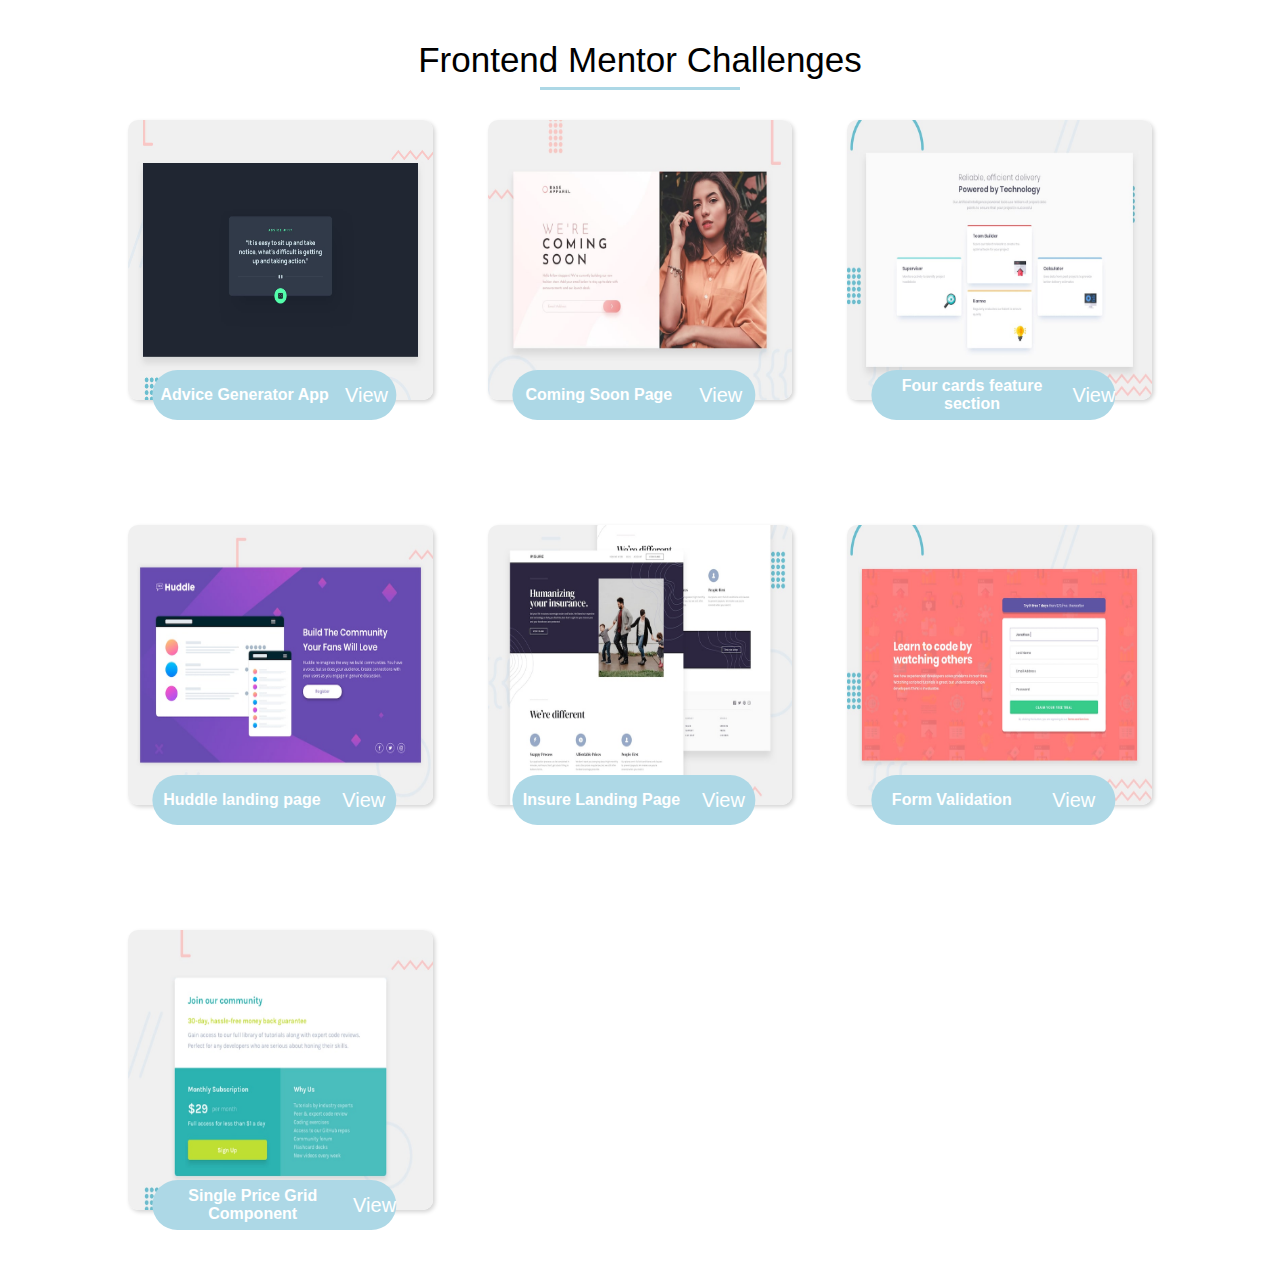
<file: index.html>
<!DOCTYPE html>
<html lang="en">
  <head>
    <meta charset="UTF-8" />
    <meta http-equiv="X-UA-Compatible" content="IE=edge" />
    <meta name="viewport" content="width=device-width, initial-scale=1.0" />
    <title>Frontend Mentor Challenges</title>
    <link rel="stylesheet" href="./style.css" />
  </head>
  <body>
    <input type="radio" name="Photos" id="check1" checked />
    <input type="radio" name="Photos" id="check2" />
    <input type="radio" name="Photos" id="check3" />
    <input type="radio" name="Photos" id="check4" />
    <div class="container">
      <h1>Frontend Mentor Challenges</h1>

      <div class="project-gallery">
        <div class="pic javascript">
          <img
            src="./advice-generator-app/design/desktop-preview.jpg"
            alt="advice-generator-app"
          />
          <div class="title">
            <h4>Advice Generator App</h4>
            <a href="./advice-generator-app/index.html">View</a>
          </div>
        </div>
        <div class="pic css">
          <img
            src="./base-apparel-coming-soon-master/design/desktop-preview.jpg"
            alt="base-apparel-coming-soon-master"
          />
          <div class="title">
            <h4>Coming Soon Page</h4>
            <a href="./base-apparel-coming-soon-master/">View</a>
          </div>
        </div>
        <div class="pic javascript">
          <img
            src="./four-card-feature-section-master/design/desktop-preview.jpg"
            alt="four-card-feature-section-master"
          />
          <div class="title">
            <h4>Four cards feature section</h4>
            <a href="./four-card-feature-section-master/">View</a>
          </div>
        </div>
        <div class="pic javascript">
          <img
            src="./huddle-landing-page-with-single-introductory-section-master/design/desktop-preview.jpg"
            alt="huddle-landing-page-with-single-introductory-section-master"
          />
          <div class="title">
            <h4>Huddle landing page</h4>
            <a
              href="./huddle-landing-page-with-single-introductory-section-master/"
              >View</a
            >
          </div>
        </div>
        <div class="pic javascript">
          <img
            src="./insure-landing-page-master/design/desktop-preview.jpg"
            alt="insure-landing-page-master"
          />
          <div class="title">
            <h4>Insure Landing Page</h4>
            <a href="./insure-landing-page-master/">View</a>
          </div>
        </div>
        <div class="pic javascript">
          <img
            src="./intro-component-with-signup-form-master/design/desktop-preview.jpg"
            alt="intro-component-with-signup-form-master"
          />
          <div class="title">
            <h4>Form Validation</h4>
            <a href="./intro-component-with-signup-form-master/">View</a>
          </div>
        </div>
        <div class="pic javascript">
          <img
            src="./single-price-grid-component-master/design/desktop-preview.jpg"
            alt="single-price-grid-component-master"
          />
          <div class="title">
            <h4>Single Price Grid Component</h4>
            <a href="./single-price-grid-component-master/">View</a>
          </div>
        </div>
      </div>
    </div>
  </body>
</html>
</file>
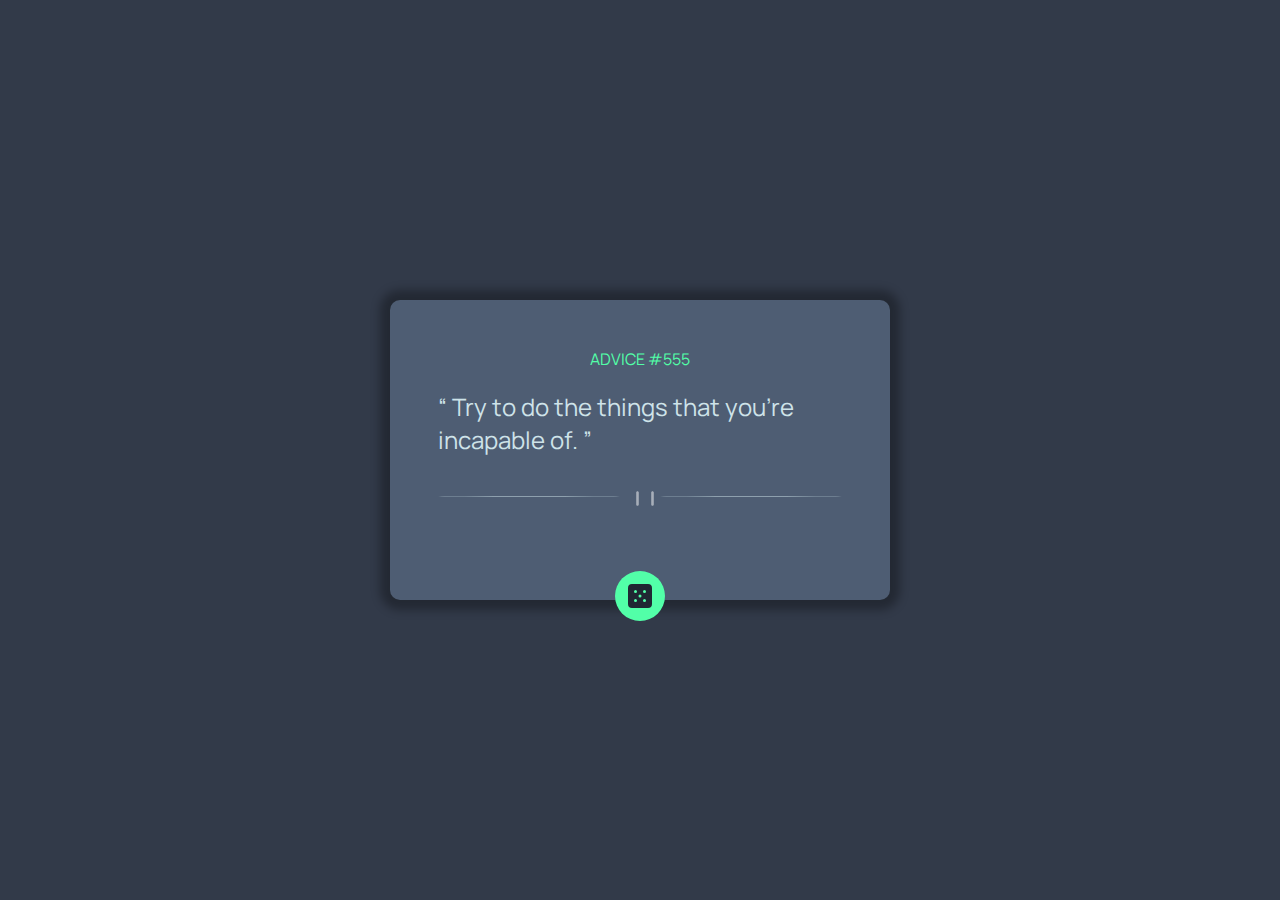
<file: advice-generator-app/index.html>
<!DOCTYPE html>
<html lang="en">
  <head>
    <meta charset="UTF-8" />
    <meta name="viewport" content="width=device-width, initial-scale=1.0" />
    <!-- displays site properly based on user's device -->

    <title>Advice generator app</title>
    <link rel="stylesheet" href="./style.css" />
  </head>
  <body>
    <div class="container">
      <div class="advice-id">ADVICE #<span id="number">555</span></div>
      <div class="advice-text">
        <q> Try to do the things that you're incapable of. </q>
      </div>
      <div class="design">
        <div class="line"></div>
        <div class="equal">
          <img src="./images/vertical line.svg" alt="" />
          <img src="./images/vertical line.svg" alt="" />
        </div>
        <div class="line"></div>
      </div>
      <div class="circle">
        <img src="./images/icon-dice.svg" alt="next advice" />
      </div>
    </div>
  </body>
</html>
</file>
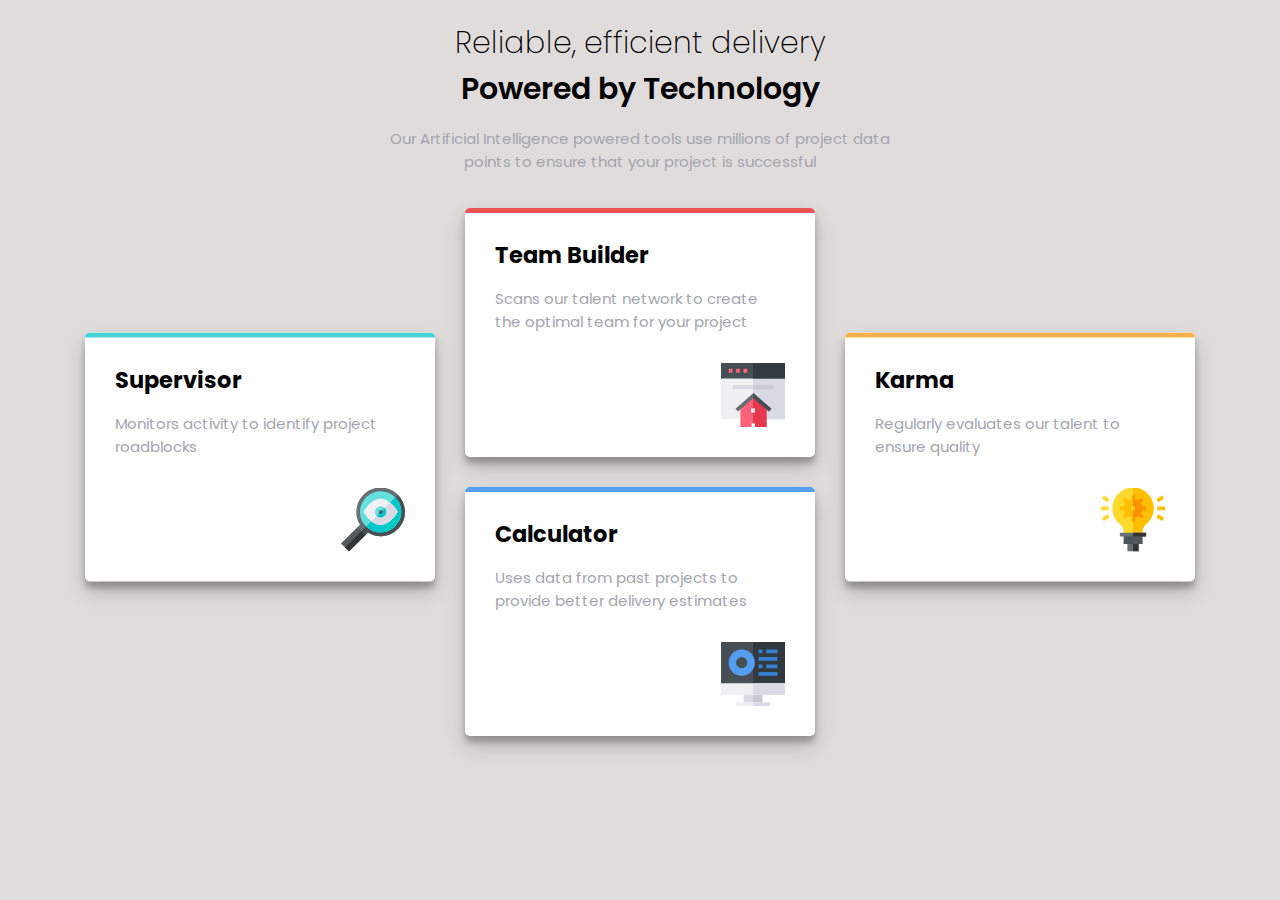
<file: four-card-feature-section-master/index.html>
<!DOCTYPE html>
<html lang="en">
  <head>
    <meta charset="UTF-8" />
    <meta name="viewport" content="width=device-width, initial-scale=1.0" />
    <!-- displays site properly based on user's device -->

    <title>Four card feature section</title>
    <link rel="stylesheet" href="style.css" />
  </head>
  <body>
    <header>
      <h1>
        Reliable, efficient delivery <br />
        <span>Powered by Technology</span>
      </h1>

      <p>
        Our Artificial Intelligence powered tools use millions of project data
        points to ensure that your project is successful
      </p>
    </header>

    <div class="container">
      <div class="box box-cyan box-push">
        <h2>Supervisor</h2>
        <p>Monitors activity to identify project roadblocks</p>
        <img src="./images/icon-supervisor.svg" alt="supervisor" />
      </div>

      <div class="box box-red">
        <h2>Team Builder</h2>
        <p>
          Scans our talent network to create the optimal team for your project
        </p>
        <img src="./images/icon-team-builder.svg" alt="team builder" />
      </div>

      <div class="box box-orange box-push">
        <h2>Karma</h2>
        <p>Regularly evaluates our talent to ensure quality</p>
        <img src="./images/icon-karma.svg" alt="karma" />
      </div>

      <div class="box box-blue">
        <h2>Calculator</h2>
        <p>Uses data from past projects to provide better delivery estimates</p>
        <img src="./images/icon-calculator.svg" alt="calculator" />
      </div>
    </div>
  </body>
</html>
</file>
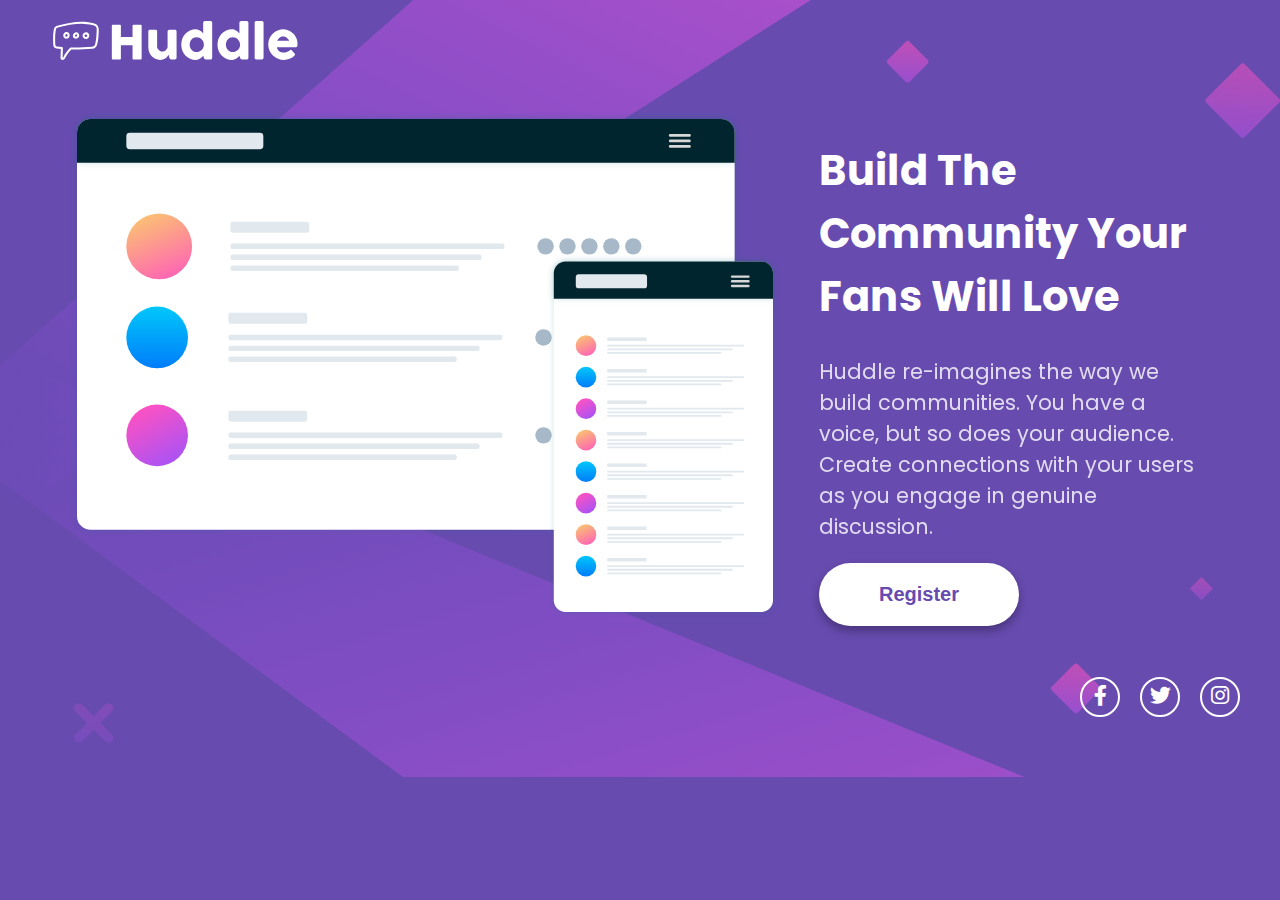
<file: huddle-landing-page-with-single-introductory-section-master/index.html>
<!DOCTYPE html>
<html lang="en">
  <head>
    <meta charset="UTF-8" />
    <meta name="viewport" content="width=device-width, initial-scale=1.0" />
    <!-- displays site properly based on user's device -->
    <title>Huddle landing page with single introductory section</title>
    <link rel="stylesheet" href="style.css" />
    <link
      rel="stylesheet"
      href="https://cdnjs.cloudflare.com/ajax/libs/font-awesome/6.0.0/css/all.min.css"
      integrity="sha512-9usAa10IRO0HhonpyAIVpjrylPvoDwiPUiKdWk5t3PyolY1cOd4DSE0Ga+ri4AuTroPR5aQvXU9xC6qOPnzFeg=="
      crossorigin="anonymous"
      referrerpolicy="no-referrer"
    />
  </head>
  <body>
    <div class="container">
      <img class="logo" src="./images/logo.svg" alt="logo" />

      <div class="flex">
        <div>
          <img
            src="./images/illustration-mockups.svg"
            alt="illustration-mockups"
          />
        </div>
        <div>
          <h1>Build The Community Your Fans Will Love</h1>

          <p>
            Huddle re-imagines the way we build communities. You have a voice,
            but so does your audience. Create connections with your users as you
            engage in genuine discussion.
          </p>

          <button>Register</button>
        </div>
      </div>

      <ul class="social-links">
        <li>
          <a href="#"><i class="fab fa-facebook-f"></i></a>
        </li>
        <li>
          <a href="#"><i class="fab fa-twitter"></i></a>
        </li>
        <li>
          <a href="#"><i class="fab fa-instagram"></i></a>
        </li>
      </ul>
    </div>
  </body>
</html>
</file>
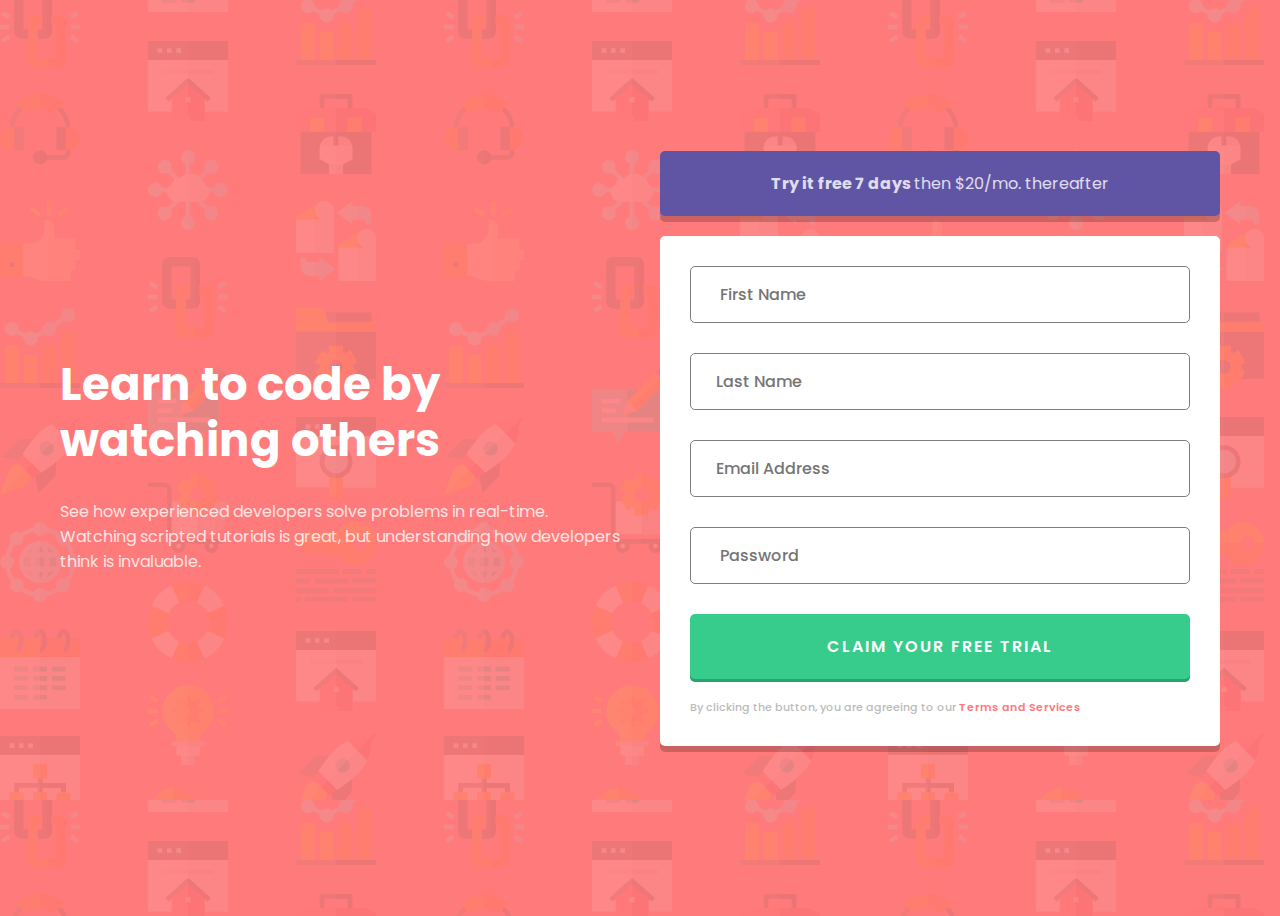
<file: intro-component-with-signup-form-master/index.html>
<!DOCTYPE html>
<html lang="en">
  <head>
    <meta charset="UTF-8" />
    <meta name="viewport" content="width=device-width, initial-scale=1.0" />
    <!-- displays site properly based on user's device -->

    <link
      rel="icon"
      type="image/png"
      sizes="32x32"
      href="./images/favicon-32x32.png"
    />

    <title>Intro component with sign up form</title>
    <link rel="stylesheet" href="style.css" />
  </head>
  <body>
    <div class="container">
      <div>
        <h1>
          Learn to code by
          <br />
          watching others
        </h1>

        <p>
          See how experienced developers solve problems in real-time. Watching
          scripted tutorials is great, but understanding how developers think is
          invaluable.
        </p>
      </div>

      <div>
        <div class="box box-blue">
          <p><strong> Try it free 7 days </strong> then $20/mo. thereafter</p>
        </div>
        <form class="box" id="form">
          <div class="form-control">
            <input type="text" id="firstname" placeholder=" First Name " />
            <img src="./images/icon-error.svg" alt="error icon" />
            <small></small>
          </div>
          <div class="form-control">
            <input type="text" id="lastname" placeholder="Last Name" />
            <img src="./images/icon-error.svg" alt="error icon" />
            <small></small>
          </div>
          <div class="form-control">
            <input type="email" id="email" placeholder="Email Address" />
            <img src="./images/icon-error.svg" alt="error icon" />
            <small></small>
          </div>
          <div class="form-control">
            <input type="password" id="password" placeholder=" Password" />
            <img src="./images/icon-error.svg" alt="error icon" />
            <small></small>
          </div>
          <button>Claim your free trial</button>
          <small>
            By clicking the button, you are agreeing to our
            <a href="#"> Terms and Services </a>
          </small>
        </form>
      </div>
    </div>

    <script src="./app.js"></script>
  </body>
</html>
</file>
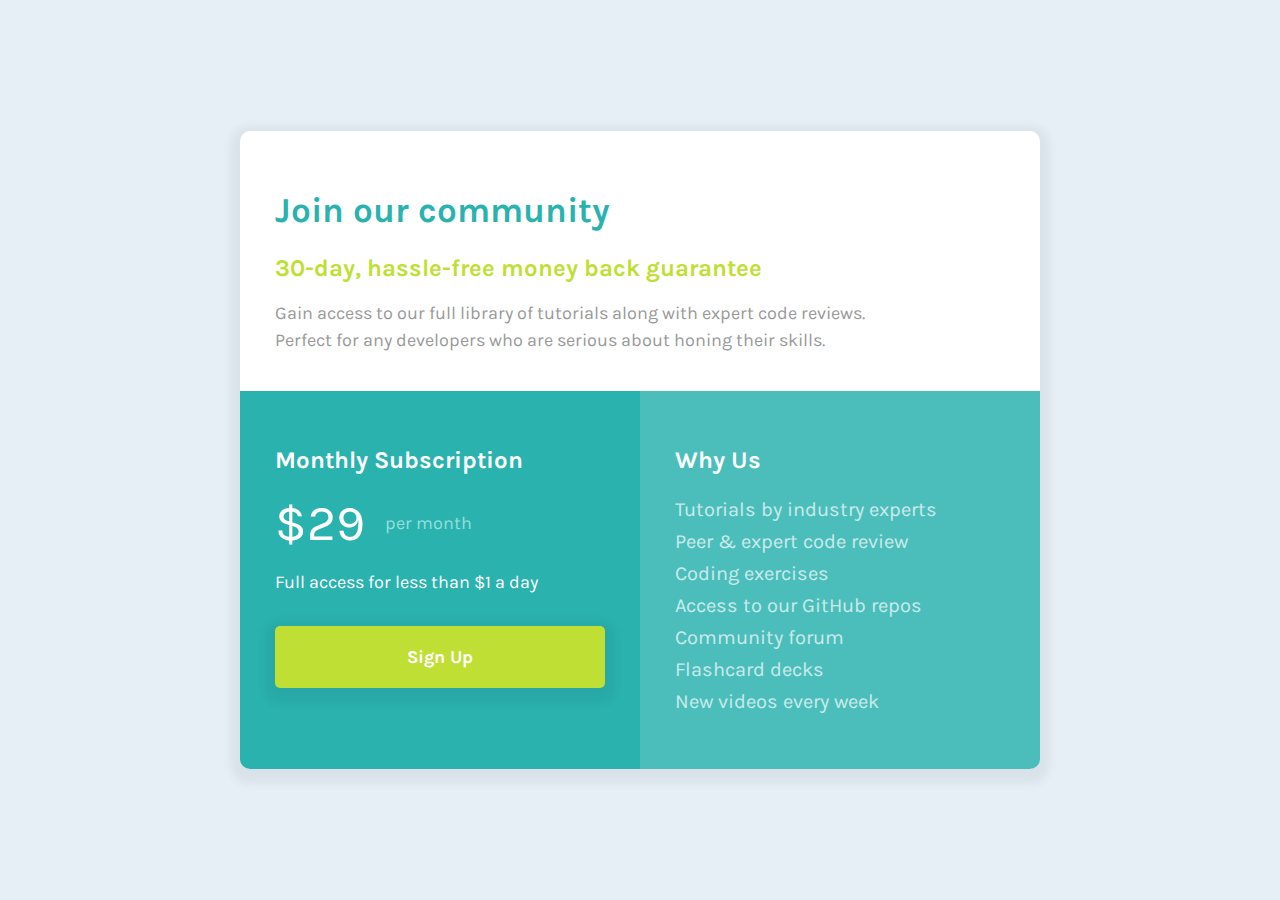
<file: single-price-grid-component-master/index.html>
<!DOCTYPE html>
<html lang="en">
  <head>
    <meta charset="UTF-8" />
    <meta name="viewport" content="width=device-width, initial-scale=1.0" />
    <!-- displays site properly based on user's device -->

    <link
      rel="icon"
      type="image/png"
      sizes="32x32"
      href="./images/favicon-32x32.png"
    />

    <title>Single Price Grid Component</title>
    <link rel="stylesheet" href="style.css" />
  </head>
  <body>
    <main>
      <section class="top">
        <h1>Join our community</h1>

        <h2 class="yellow-text">30-day, hassle-free money back guarantee</h2>

        <p class="light-black">
          Gain access to our full library of tutorials along with expert code
          reviews.
        </p>
        <p class="light-black">
          Perfect for any developers who are serious about honing their skills.
        </p>
      </section>

      <div class="row">
        <section class="left">
          <h2>Monthly Subscription</h2>

          <p class="faded">
            <span> &dollar;29 </span>
            per month
          </p>

          <p>Full access for less than &dollar;1 a day</p>

          <button>Sign Up</button>
        </section>
        <section class="right">
          <h2>Why Us</h2>
          <ul>
            <li>Tutorials by industry experts</li>
            <li>Peer &amp; expert code review</li>
            <li>Coding exercises</li>
            <li>Access to our GitHub repos</li>
            <li>Community forum</li>
            <li>Flashcard decks</li>
            <li>New videos every week</li>
          </ul>
        </section>
      </div>
    </main>
  </body>
</html>
</file>
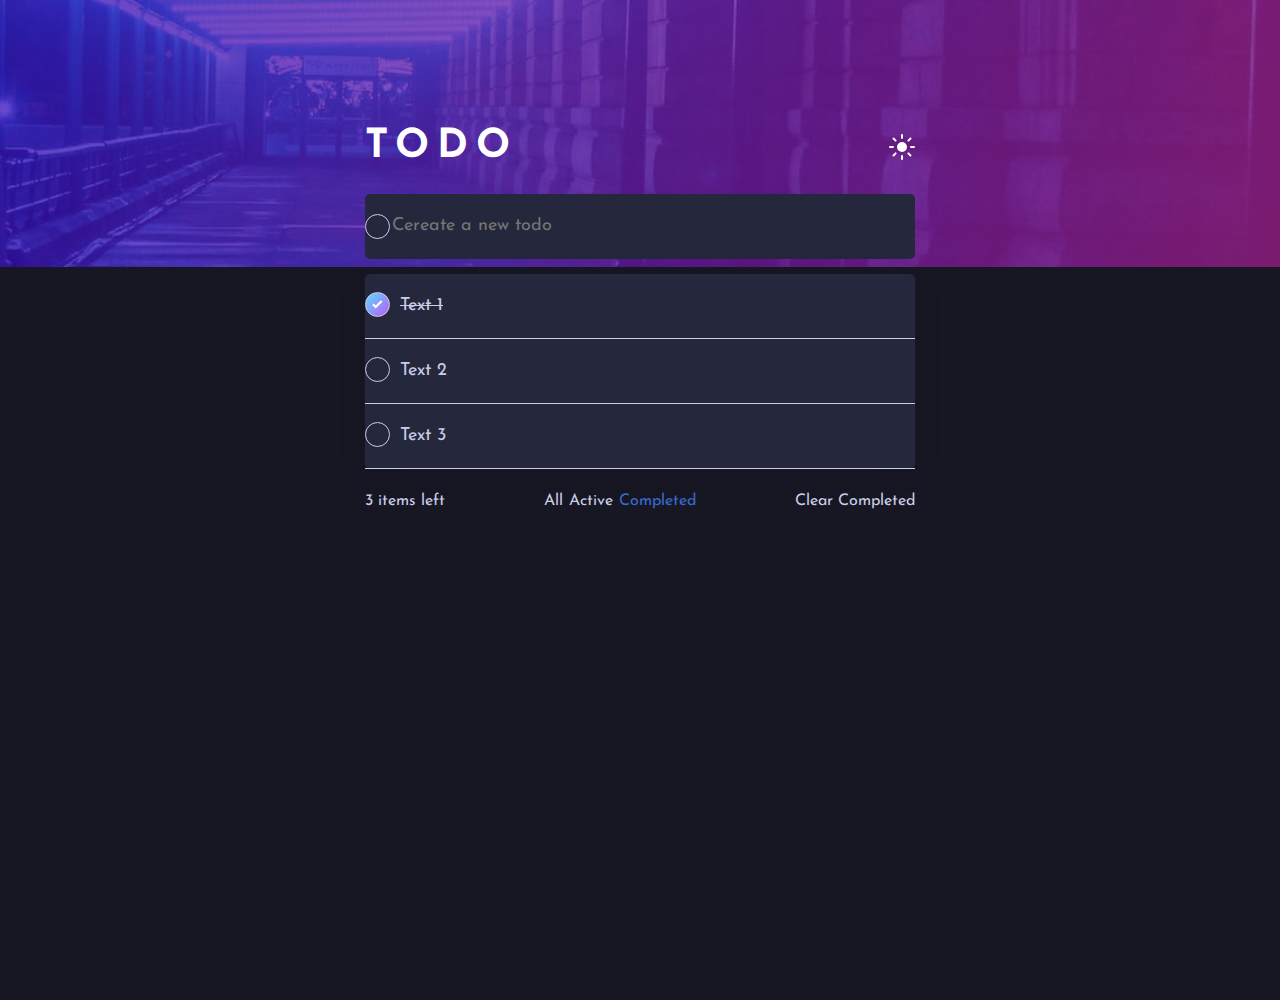
<file: todo-app /index.html>
<!DOCTYPE html>
<html lang="en">
  <head>
    <meta charset="UTF-8" />
    <!-- displays site properly based on user's device -->
    <meta name="viewport" content="width=device-width, initial-scale=1.0" />

    <link
      rel="icon"
      type="image/png"
      sizes="32x32"
      href="./images/favicon-32x32.png"
    />

    <title>Todo app</title>

    <link rel="stylesheet" href="./style.css" />
  </head>
  <body class="theme-dark">
    <header class="flex-row">
      <h1>TODO</h1>
      <div class="theme-block">
        <input type="checkbox" name="theme" id="theme" />
        <label for="theme"></label>
      </div>
    </header>

    <main>
      <div class="add-new-item flex-row">
        <span></span>
        <input
          type="text"
          placeholder="Cereate a new todo "
          name="addItem"
          id="addItem"
        />
      </div>
      <section class="content">
        <ul>
          <li class="flex-row">
            <label class="list-item">
              <input type="checkbox" name="todoItem1" checked />
              <span class="checkmark"></span>
              <span class="text">Text 1</span>
            </label>
            <span class="remove"></span>
          </li>

          <li class="flex-row">
            <label class="list-item">
              <input type="checkbox" name="todoItem2" />
              <span class="checkmark"></span>
              <span class="text">Text 2</span>
            </label>
            <span class="remove"></span>
          </li>

          <li class="flex-row">
            <label class="list-item">
              <input type="checkbox" name="todoItem3" />
              <span class="checkmark"></span>
              <span class="text">Text 3</span>
            </label>
            <span class="remove"></span>
          </li>
        </ul>
      </section>

      <div class="bottom-items flex-row">
        <div class="items-left"><span></span> items left</div>
        <div class="filter flex-row">
          <label>
            <input type="radio" name="filter" id="all" checked />
            <span>All</span>
          </label>
          <label>
            <input type="radio" name="filter" id="active" checked />
            <span>Active</span>
          </label>
          <label>
            <input type="radio" name="filter" id="completed" checked />
            <span>Completed</span>
          </label>
        </div>
        <span class="clear">Clear Completed</span>
      </div>
    </main>

    <script src="./script.js"></script>
  </body>
</html>
</file>
<file: style.css>
* {
  margin: 0;
  padding: 0;
  box-sizing: border-box;
  font-family: sans-serif;
}

input {
  display: none;
}

.container {
  width: 100%;
  text-align: center;
  display: flex;
  flex-direction: column;
  justify-content: center;
  align-items: center;
}

h1 {
  font-weight: normal;
  font-size: 35px;
  position: relative;
  margin: 40px 0;
}

h1::before {
  content: "";
  position: absolute;
  width: 200px;
  height: 3px;
  background-color: lightblue;
  bottom: -10px;
  left: 50%;
  transform: translateX(-50%);
  animation: animate 4s linear infinite;
}

@keyframes animate {
  0% {
    width: 200px;
  }
  50% {
    width: 300px;
  }
  100% {
    width: 200px;
  }
}

.project-gallery {
  width: 80%;
  height: 100%;
  display: grid;
  grid-template-columns: repeat(3, 1fr);
  grid-gap: 55px;
}

.pic {
  position: relative;
  height: 280px;
  border-radius: 10px;
  box-shadow: 2px 2px 4px lightgray;
  margin-bottom: 70px;
}

.pic img {
  width: 100%;
  height: 100%;
  border-radius: 10px;
  transition: 0.5s;
}

.title {
  text-align: center;
  display: flex;
  justify-content: space-around;
  align-items: center;
  color: white;
  background: lightblue;
  height: 50px;
  width: 80%;
  border-radius: 40px;

  position: absolute;
  bottom: -20px;
  transform: translateX(10%);
}

.title a {
  text-decoration: none;
  color: white;
  font-size: 20px;
}

.title a:hover {
  color: darkgray;
  text-decoration: underline;
}

@media (max-width: 768px) {
  .project-gallery {
    grid-template-columns: repeat(2, 1fr);
    grid-gap: 20px;
  }
}

@media (max-width: 500px) {
  .project-gallery {
    grid-template-columns: repeat(1, 1fr);
  }
}
</file>
<file: advice-generator-app/style.css>
@import url("https://fonts.googleapis.com/css2?family=Manrope:wght@800&display=swap");

:root {
  --primary: hsl(217, 19%, 24%);
  --secondary: hsl(217, 19%, 38%);
  --cyan: hsl(193, 38%, 86%);
  --neon: hsl(150, 100%, 66%);
}

* {
  margin: 0;
  padding: 0;
  box-sizing: border-box;
}

body {
  font-family: "Manrope", sans-serif;
  background: var(--primary);
}

.container {
  background: var(--secondary);
  position: fixed;
  top: 50%;
  left: 50%;
  transform: translate(-50%, -50%);
  height: 300px;
  width: 500px;
  border-radius: 10px;
  box-shadow: 0 0 10px 10px rgba(0, 0, 0, 0.3);

  display: flex;
  flex-direction: column;
  justify-content: space-around;
  align-items: center;
  padding: 3rem;

  position: absolute;
}

.container .advice-id {
  color: var(--neon);
}

.container .advice-text {
  margin-top: 20px;
  color: var(--cyan);
}

.container .advice-text q {
  font-size: 24px;
}

.container .design {
  padding-top: 40px;
  width: 100%;
  height: 60px;
  display: flex;
  justify-content: space-between;
}

.design .line {
  background: var(--cyan);
  height: 1px;
  width: 45%;
  opacity: 0.5;
  border-radius: 50%;
}

.design .equal {
  width: 20px;
  height: 15px;
  display: flex;
  justify-content: space-around;
  top: -5px;
  position: relative;
}

.design .equal img {
  filter: invert();
  opacity: 0.5;
}

.container .circle {
  width: 50px;
  height: 50px;
  border-radius: 50%;
  padding: 13px;
  position: relative;
  bottom: -60px;
  background: var(--neon);
  cursor: pointer;
}

.container .circle:hover {
  box-shadow: 0px 0px 40px 10px var(--neon);
}
</file>
<file: four-card-feature-section-master/style.css>
@import url("https://fonts.googleapis.com/css2?family=Karla:wght@200;400;600&family=Poppins:wght@300;400;500;600;700&display=swap");

* {
  box-sizing: border-box;
}

body {
  font-size: 15px;
  background-color: hsl(0, 6%, 87%);
  font-family: "Poppins", sans-serif;
}

header {
  margin: 20px auto;
  max-width: 500px;
  text-align: center;
}

h1 {
  margin: 0;
  font-weight: 200;
}

h1 span {
  font-weight: 600;
}

p {
  color: hsl(229, 6%, 66%);
}

p:hover {
  color: #000;
}

.container {
  display: flex;
  flex-wrap: wrap;
  align-items: center;
  justify-content: center;
  max-width: 1140px;
  margin: 0 auto;
}

.box {
  background-color: white;
  padding: 30px;
  width: 350px;
  margin: 15px;
  box-shadow: 0 10px 20px rgba(0, 0, 0, 0.19), 0 6px 6px rgba(0, 0, 0, 0.24);
  border-radius: 5px;
  position: relative;
  overflow: hidden;
}

.box::after {
  content: "";
  position: absolute;
  top: 0;
  left: 0;
  height: 5px;
  width: 100%;
}

.box-red::after {
  background-color: hsl(0, 78%, 62%);
}

.box-cyan::after {
  background-color: hsl(180, 62%, 55%);
}

.box-orange::after {
  background-color: hsl(34, 97%, 64%);
}

.box-blue::after {
  background-color: hsl(212, 86%, 64%);
}

.box h2 {
  margin: 0;
}

.box img {
  display: block;
  margin-left: auto;
}

.box p {
  margin: 15px 0 30px;
}

@media screen and (min-width: 1156px) {
  .box-push {
    transform: translateY(50%);
  }
}
</file>
<file: huddle-landing-page-with-single-introductory-section-master/style.css>
@import url("https://fonts.googleapis.com/css2?family=Poppins:wght@200;300;400;500&display=swap");

* {
  box-sizing: border-box;
}

body {
  background-image: url("./images/bg-desktop.svg");
  background-repeat: no-repeat;
  background-size: cover;
  background-color: hsl(257, 40%, 49%);
  font-family: "Poppins", sans-serif;
  color: #fff;
  display: flex;
  align-items: center;
  justify-content: center;
  font-size: 1.3em;
}
p {
  opacity: 0.8;
}

.logo {
  max-width: 100%;
}

.container {
  max-width: 100%;
  margin: auto;
  width: 1200px;
}

.flex {
  display: flex;
  flex-wrap: wrap;
  align-items: center;
  justify-content: flex-end;
}

.flex > div {
  margin: 30px;
  flex: 1;
}

.flex > div:first-child {
  margin-right: 20px;
}

.flex > div:last-child {
  margin-left: 20px;
}

button {
  background-color: #fff;
  color: hsl(257, 40%, 49%);
  padding: 20px 60px;
  font-size: 20px;
  border: none;
  border-radius: 50px;
  font-weight: 600;
  box-shadow: 0 5px 10px rgba(0, 0, 0, 0.3);
}

.social-links {
  display: flex;
  justify-content: flex-end;
  padding: 0;
  list-style: none;
}

.social-links a {
  color: #fff;
  border-radius: 50%;
  border: 2px solid #fff;
  height: 40px;
  width: 40px;
  margin-left: 20px;
  display: inline-flex;
  justify-content: center;
  align-items: center;
  text-decoration: none;
}

@media screen and (max-width: 767px) {
  .logo {
    max-width: 150px;
    width: 100%;
  }
  .flex {
    flex-direction: column;
    width: 400px;
    margin: 0;
    text-align: center;
  }
  h1 {
    font-size: 30px;
  }

  .social-links {
    justify-content: center;
    margin: 2px;
  }

  .flex img {
    width: 100%;
  }
}
</file>
<file: intro-component-with-signup-form-master/style.css>
@import url("https://fonts.googleapis.com/css2?family=Karla:wght@400;500;600;700&family=Poppins:wght@300;400;500;600;700&display=swap");

* {
  box-sizing: border-box;
}

body {
  font-size: 16px;
  font-family: "Poppins", sans-serif;
  background-color: hsl(0, 100%, 74%);
  background-image: url("./images/bg-intro-desktop.png");
  color: #fff;
}

.container {
  display: flex;
  margin: 0 auto;
  flex-wrap: wrap;
  max-width: 1200px;
  align-items: center;
  justify-content: center;
  min-height: 100vh;
}

.container > div {
  flex: 1;
  padding: 0 20px;
}

h1 {
  font-size: 45px;
  line-height: 3.5rem;
}

p {
  opacity: 0.8;
}

.box {
  background-color: #fff;
  padding: 30px;
  margin-bottom: 20px;
  border-radius: 5px;
  box-shadow: 0 6px rgba(0, 0, 0, 0.2);
}

.box p {
  margin: 0;
  text-align: center;
}

.box-blue {
  background-color: hsl(248, 32%, 49%);
  padding: 20px;
}

.form-control {
  position: relative;
  margin-bottom: 30px;
}

.form-control small {
  position: absolute;
  bottom: -20px;
  right: 0;
  font-weight: 600;
  color: hsl(0, 100%, 74%);
  text-align: right;
  opacity: 0;
}

.form-control img {
  position: absolute;
  top: 50%;
  transform: translateY(-50%);
  right: 15px;
  height: 20px;
  opacity: 0;
}

.form-control.error input {
  border-color: hsl(0, 100%, 74%);
  color: hsl(0, 100%, 74%);
}

.form-control.error input::placeholder {
  color: hsl(0, 100%, 74%);
}

.form-control.error img,
.form-control.error small {
  opacity: 1;
}

input {
  display: block;
  width: 100%;
  padding: 15px 25px;
  font-weight: 500;
  font-family: "Poppins", sans-serif;
  font-size: 16px;
  border-radius: 5px;
  border: 1px solid hsl(240, 1%, 50%);
}

input:focus {
  outline: none;
  border: 2px solid hsl(248, 32%, 49%);
}

button {
  background-color: hsl(154, 59%, 51%);
  border: none;
  border-radius: 5px;
  font-family: "Poppins", sans-serif;
  font-size: 16px;
  cursor: pointer;
  display: block;
  width: 100%;
  padding: 20px;
  color: #fff;
  font-weight: 600;
  text-transform: uppercase;
  box-shadow: 0 3px hsl(154, 59%, 40%);
  letter-spacing: 2px;
}

button:active {
  box-shadow: 0 0 hsl(154, 59%, 40%);
  transform: translateY(2px);
}

button:focus {
  outline: none;
}

small {
  color: #bbb;
  font-size: 11px;
  display: block;
  margin-top: 20px;
  font-weight: 500;
}

small a {
  text-decoration: none;
  font-weight: 600;
  color: hsl(0, 100%, 74%);
}

@media screen and (max-width: 768px) {
  h1 {
    text-align: center;
  }

  p {
    text-align: center;
  }

  button {
    font-size: 15px;
    letter-spacing: 1px;
  }

  .container {
    flex-direction: column;
  }
}
</file>
<file: single-price-grid-component-master/style.css>
@import url("https://fonts.googleapis.com/css2?family=Karla:wght@300;400;500;600;700&display=swap");

* {
  box-sizing: border-box;
}

body {
  margin: 0%;
  padding: 20px;
  display: flex;
  align-items: center;
  justify-content: center;
  min-height: 100vh;
  background-color: hsl(204, 43%, 93%);
  font-family: "Karla", sans-serif;
}

main {
  background-color: #fff;
  /* min-width: 800px; */
  width: 800px;
  margin: auto;
  border-radius: 10px;
  overflow: hidden;
  box-shadow: 0 5px 10px 10px rgba(0, 0, 0, 0.05);
}

section {
  padding: 35px;
}

h1 {
  color: hsl(179, 62%, 43%);
  font-size: 35px;
}

p {
  font-size: 18px;
}

ul {
  list-style-type: none;
  opacity: 0.7;
  padding: 0;
}

ul li {
  font-size: 20px;
  line-height: 2rem;
}

.yellow-text {
  color: hsl(71, 73%, 54%);
}

.row {
  display: flex;
}

.row > section {
  flex: 1;
}

section.left {
  color: white;
  background-color: hsl(179, 62%, 43%);
}

section.right {
  color: white;
  background-color: hsl(179, 47%, 52%);
}

p.faded {
  display: flex;
  align-items: center;
  color: hsl(178, 53%, 73%);
}

p.faded span {
  margin-right: 20px;
  color: #fff;
  font-size: 50px;
}

button {
  background-color: hsl(71, 73%, 54%);
  width: 100%;
  margin-top: 15px;
  padding: 20px 0;
  font-size: 18px;
  border-radius: 5px;
  color: #fff;
  border: none;
  font-family: "Karla", sans-serif;
  font-weight: 700;
  box-shadow: 0 5px 10px 10px rgba(0, 0, 0, 0.05);
}

.light-black {
  color: #999;
  margin: 5px 0;
}

@media screen and (max-width: 500px) {
  h1 {
    font-size: 20px;
  }
  .yellow-text {
    font-size: 15px;
  }
  .row {
    flex-direction: column;
  }
}
</file>
<file: todo-app /style.css>
@import url("https://fonts.googleapis.com/css2?family=Josefin+Sans:wght@400;700&display=swap");

* {
  box-sizing: border-box;
}

html,
body {
  margin: 0;
  padding: 0;
  height: 100%;
  width: 100%;
}

.theme-dark {
  --bg-top-image: 0 0 url(./images/bg-desktop-dark.jpg) no-repeat;
  --main-bg: hsl(235, 21%, 11%);
  --todo-bg: hsl(235, 24%, 19%);
  --todo-shadow: hsl(235, 21%, 11%);
  --font-color: hsl(234, 39%, 85%);
  --font-color-hover: hsl(0, 0%, 98%);
}

.theme-light {
  --bg-top-image: 0 0 url(./images/bg-desktop-light.jpg) no-repeat;
  --main-bg: hsl(0, 0%, 98%);
  --todo-bg: hsl(0, 0%, 98%);
  --todo-shadow: hsl(235, 19%, 35%);
  --font-color: hsl(236, 9%, 61%);
  --font-color-hover: hsl(235, 21%, 11%);
}

img {
  max-width: 10%;
}

.flex-row {
  display: flex;
  flex-flow: row nowrap;
  align-items: center;
}

body {
  font: 400 18px/1 "Josefin sans", sans-serif;
  background: var(--bg-top-image);
  background-color: var(--main-bg);
  background-size: contain;
  color: var(--font-color);
}

header,
main {
  max-width: 550px;
  margin: 0 auto;
}

header {
  margin-top: 100px;
  justify-content: space-between;
}

h1 {
  font-weight: bold;
  font-size: 2.5rem;
  color: #fff;
  letter-spacing: 0.5rem;
}

.theme-block #theme {
  display: none;
}

.theme-block #theme + label::before {
  content: "";
  background: url(./images/icon-sun.svg);
  display: block;
  cursor: pointer;

  width: 26px;
  height: 26px;

  transition: 0.5s;
}

.theme-block #theme:checked + label::before {
  background: url(./images/icon-moon.svg);
}

.add-new-item {
  background: var(--todo-bg);
  height: 65px;
  border-radius: 5px;
  margin: 0 0 15px;
}

.add-new-item #addItem {
  background: transparent;
  color: var(--font-color);
  border: none;
  outline: none;
  width: 80%;
  height: 50px;
  font: 400 18px/1 "Josefin sans", sans-serif;
}

.add-new-item span {
  width: 25px;
  height: 25px;
  border: 1px solid var(--font-color);
  display: block;
  border-radius: 50px;
}

.content {
  background: var(--todo-bg);
  border-radius: 5px;
  box-shadow: 0 5px 25px -12px var(--todo-shadow);
}

ul {
  list-style-type: none;
  padding: 0;
  margin: 0;
}

ul li {
  padding: 0;
  min-height: 65px;
  border-bottom: 1px solid var(--font-color);
  position: relative;
}

ul li.hidden {
  display: none;
}

ul li input[type="checkbox"] {
  position: absolute;
  opacity: 0;
  cursor: pointer;
  width: 0;
  height: 0;
}

ul li label {
  position: relative;
  padding: 0 0 0 35px;
  cursor: pointer;
}

.checkmark {
  position: absolute;
  top: -5px;
  left: 0;
  height: 25px;
  width: 25px;
}

ul li input[type="checkbox"] ~ .checkmark {
  border: 1px solid var(--font-color);
  border-radius: 50px;
}

ul li input[type="checkbox"] ~ .checkmark:hover {
  border: 0;
  padding: 1px;
  background: linear-gradient(135deg, hsl(192, 100%, 67%), hsl(280, 87%, 65%));
}

ul li input[type="checkbox"] ~ .checkmark:hover::before {
  content: "";
  display: block;
  height: 23px;
  width: 23px;
  border-radius: 50%;
  background: var(--todo-bg);
}

ul li input[type="checkbox"]:checked ~ .checkmark {
  background: center url(./images/icon-check.svg) no-repeat,
    linear-gradient(135deg, hsl(192, 100%, 67%), hsl(280, 87%, 65%));
}

ul li input[type="checkbox"]:checked ~ .text {
  text-decoration: line-through;
}

.remove {
  background: url(./images/icon-cross.svg) no-repeat;
  width: 18px;
  height: 18px;
  display: none;
  cursor: pointer;
  position: absolute;
  right: 10px;
  top: 22px;
}

ul li:hover .remove {
  display: block;
}

ul li:hover .remove:hover {
  filter: brightness(150%);
}

.bottom-items {
  justify-content: space-between;
  height: 65px;
  font-size: 1rem;
}

.filter input[type="radio"] {
  position: absolute;
  opacity: 0;
  cursor: pointer;
  height: 0;
  width: 0;
}

.filter label {
  cursor: pointer;
  padding: 0 3px;
}

.filter label:hover {
  color: var(--font-color-hover);
}

.filter input[type="radio"]:checked ~ span {
  color: hsl(221, 62%, 52%);
}

.clear {
  cursor: pointer;
  color: var(--font-color);
}

.clear:hover {
  color: var(--font-color-hover);
}
</file>
